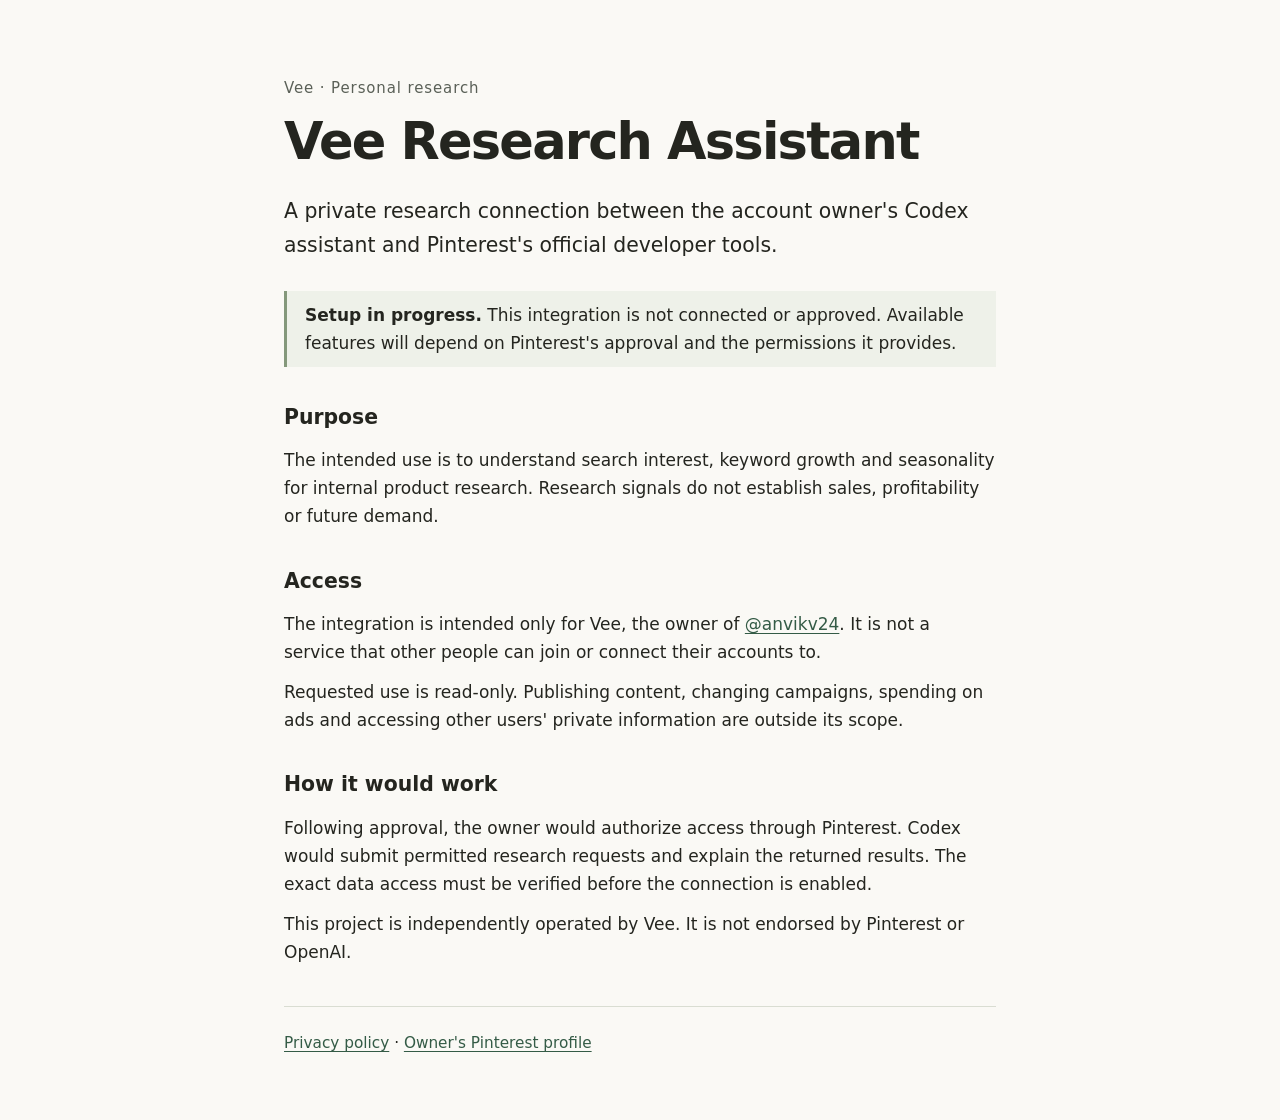
<file: index.html>
<!doctype html>
<html lang="en">
<head>
  <meta charset="utf-8">
  <meta name="viewport" content="width=device-width, initial-scale=1">
  <meta name="description" content="Vee Research Assistant is a proposed private, owner-only integration for trend and keyword research.">
  <title>Vee Research Assistant</title>
  <link rel="stylesheet" href="style.css">
</head>
<body>
  <main>
    <p class="eyebrow">Vee · Personal research</p>
    <h1>Vee Research Assistant</h1>
    <p class="lead">A private research connection between the account owner's Codex assistant and Pinterest's official developer tools.</p>
    <p class="notice"><strong>Setup in progress.</strong> This integration is not connected or approved. Available features will depend on Pinterest's approval and the permissions it provides.</p>
    <h2>Purpose</h2>
    <p>The intended use is to understand search interest, keyword growth and seasonality for internal product research. Research signals do not establish sales, profitability or future demand.</p>
    <h2>Access</h2>
    <p>The integration is intended only for Vee, the owner of <a href="https://www.pinterest.com/anvikv24/">@anvikv24</a>. It is not a service that other people can join or connect their accounts to.</p>
    <p>Requested use is read-only. Publishing content, changing campaigns, spending on ads and accessing other users' private information are outside its scope.</p>
    <h2>How it would work</h2>
    <p>Following approval, the owner would authorize access through Pinterest. Codex would submit permitted research requests and explain the returned results. The exact data access must be verified before the connection is enabled.</p>
    <p>This project is independently operated by Vee. It is not endorsed by Pinterest or OpenAI.</p>
    <footer><a href="privacy.html">Privacy policy</a> · <a href="https://www.pinterest.com/anvikv24/">Owner's Pinterest profile</a></footer>
  </main>
</body>
</html>
</file>
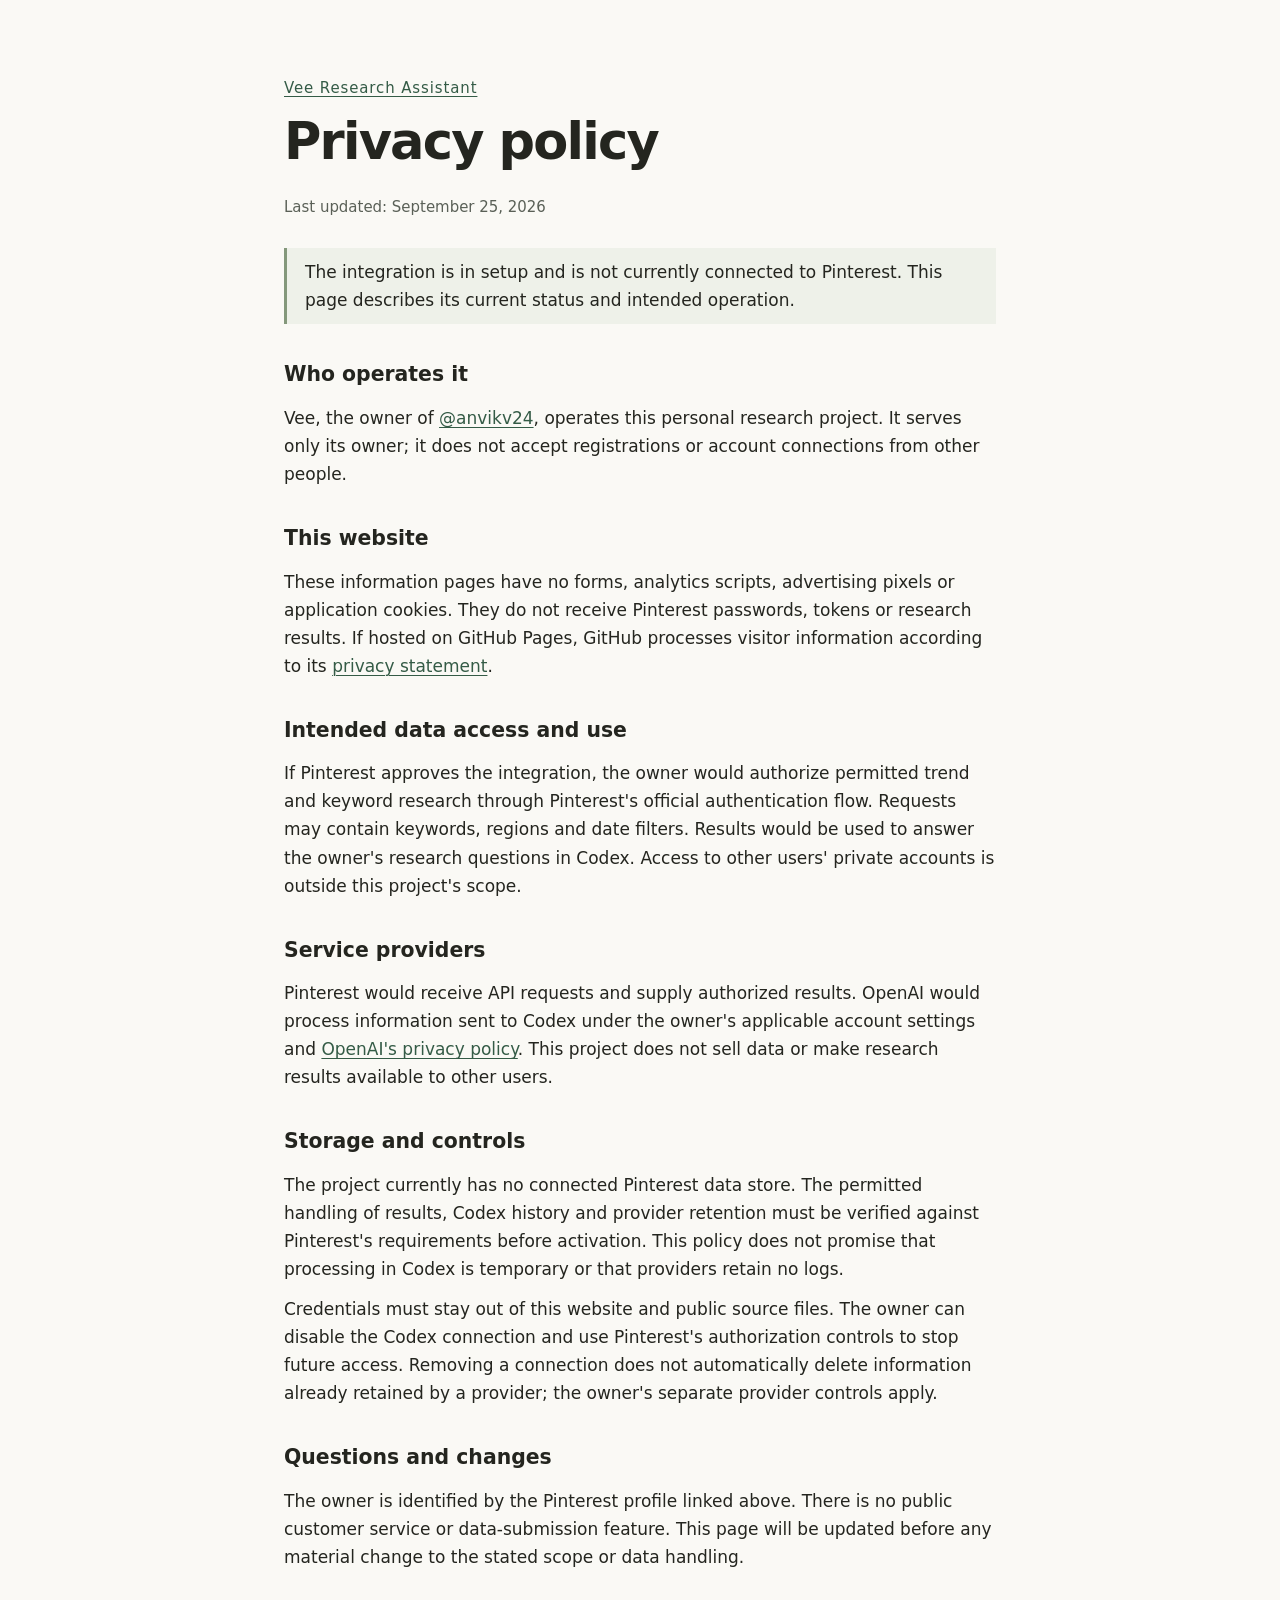
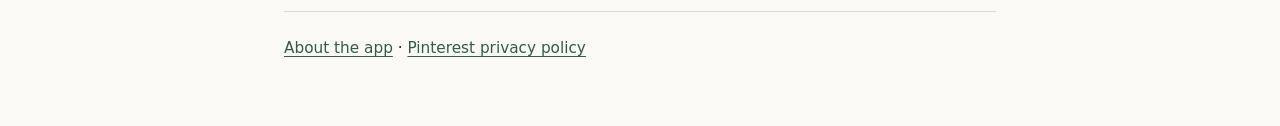
<file: privacy.html>
<!doctype html>
<html lang="en">
<head>
  <meta charset="utf-8">
  <meta name="viewport" content="width=device-width, initial-scale=1">
  <meta name="description" content="Privacy information for Vee Research Assistant, an owner-only research integration in setup.">
  <title>Privacy policy · Vee Research Assistant</title>
  <link rel="stylesheet" href="style.css">
</head>
<body>
  <main>
    <p class="eyebrow"><a href="index.html">Vee Research Assistant</a></p>
    <h1>Privacy policy</h1>
    <p class="muted">Last updated: September 25, 2026</p>
    <p class="notice">The integration is in setup and is not currently connected to Pinterest. This page describes its current status and intended operation.</p>
    <h2>Who operates it</h2>
    <p>Vee, the owner of <a href="https://www.pinterest.com/anvikv24/">@anvikv24</a>, operates this personal research project. It serves only its owner; it does not accept registrations or account connections from other people.</p>
    <h2>This website</h2>
    <p>These information pages have no forms, analytics scripts, advertising pixels or application cookies. They do not receive Pinterest passwords, tokens or research results. If hosted on GitHub Pages, GitHub processes visitor information according to its <a href="https://docs.github.com/en/site-policy/privacy-policies/github-general-privacy-statement">privacy statement</a>.</p>
    <h2>Intended data access and use</h2>
    <p>If Pinterest approves the integration, the owner would authorize permitted trend and keyword research through Pinterest's official authentication flow. Requests may contain keywords, regions and date filters. Results would be used to answer the owner's research questions in Codex. Access to other users' private accounts is outside this project's scope.</p>
    <h2>Service providers</h2>
    <p>Pinterest would receive API requests and supply authorized results. OpenAI would process information sent to Codex under the owner's applicable account settings and <a href="https://openai.com/policies/privacy-policy/">OpenAI's privacy policy</a>. This project does not sell data or make research results available to other users.</p>
    <h2>Storage and controls</h2>
    <p>The project currently has no connected Pinterest data store. The permitted handling of results, Codex history and provider retention must be verified against Pinterest's requirements before activation. This policy does not promise that processing in Codex is temporary or that providers retain no logs.</p>
    <p>Credentials must stay out of this website and public source files. The owner can disable the Codex connection and use Pinterest's authorization controls to stop future access. Removing a connection does not automatically delete information already retained by a provider; the owner's separate provider controls apply.</p>
    <h2>Questions and changes</h2>
    <p>The owner is identified by the Pinterest profile linked above. There is no public customer service or data-submission feature. This page will be updated before any material change to the stated scope or data handling.</p>
    <footer><a href="index.html">About the app</a> · <a href="https://policy.pinterest.com/en/privacy-policy">Pinterest privacy policy</a></footer>
  </main>
</body>
</html>
</file>
<file: style.css>
:root { color-scheme: light; font: 17px/1.65 system-ui, -apple-system, BlinkMacSystemFont, "Segoe UI", sans-serif; color: #24251f; background: #faf9f5; }
* { box-sizing: border-box; }
body { margin: 0; }
main { max-width: 760px; margin: 0 auto; padding: 64px 24px; }
h1 { font-size: clamp(2rem, 6vw, 3rem); line-height: 1.15; letter-spacing: -0.035em; margin: 12px 0 24px; }
h2 { font-size: 1.2rem; margin: 34px 0 8px; }
p { margin: 12px 0; }
a { color: #345b46; text-decoration-thickness: 1px; text-underline-offset: 3px; }
a:focus-visible { outline: 3px solid #345b46; outline-offset: 4px; }
.eyebrow, .muted { color: #5a6057; font-size: .88rem; }
.eyebrow { letter-spacing: .06em; }
.lead { font-size: 1.2rem; }
.notice { border-left: 3px solid #84987b; padding: 10px 18px; background: #eef1e9; margin: 28px 0; }
footer { border-top: 1px solid #d9ddd2; padding-top: 24px; margin-top: 40px; font-size: .9rem; }
</file>
